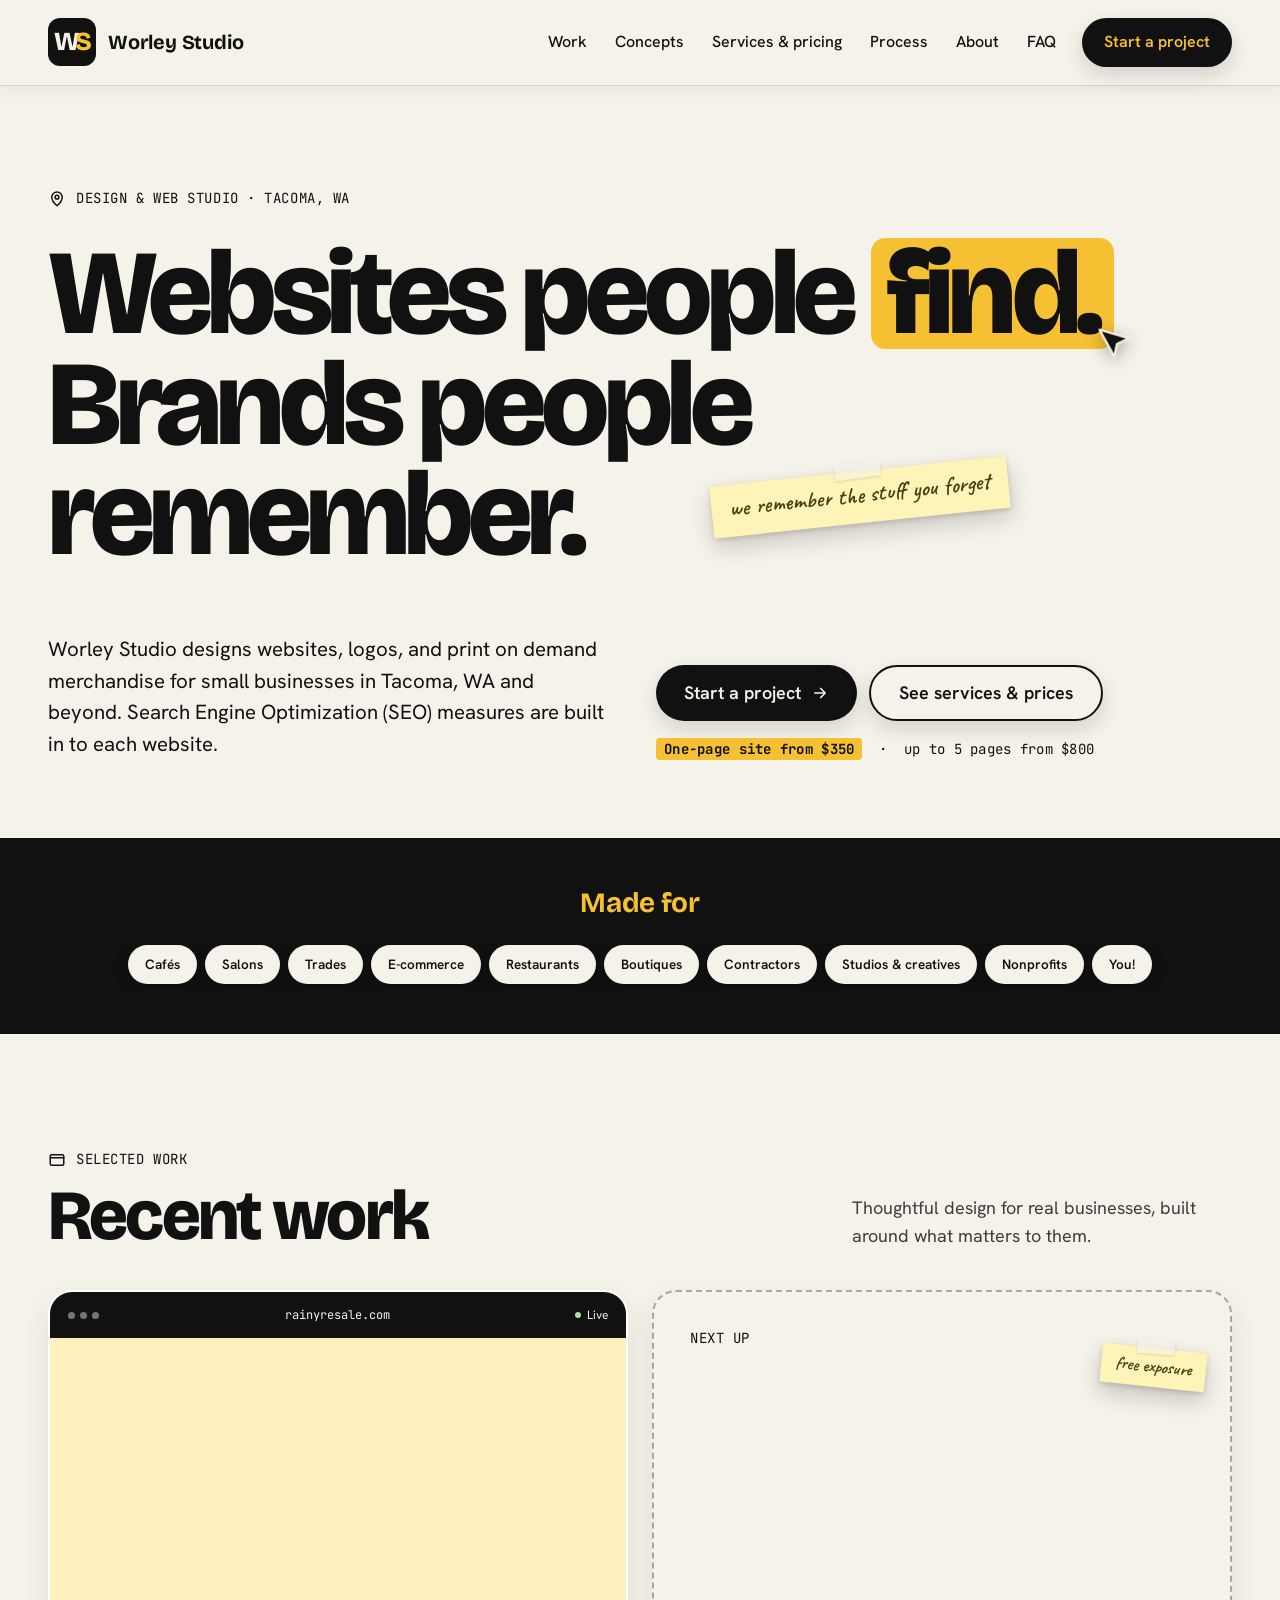
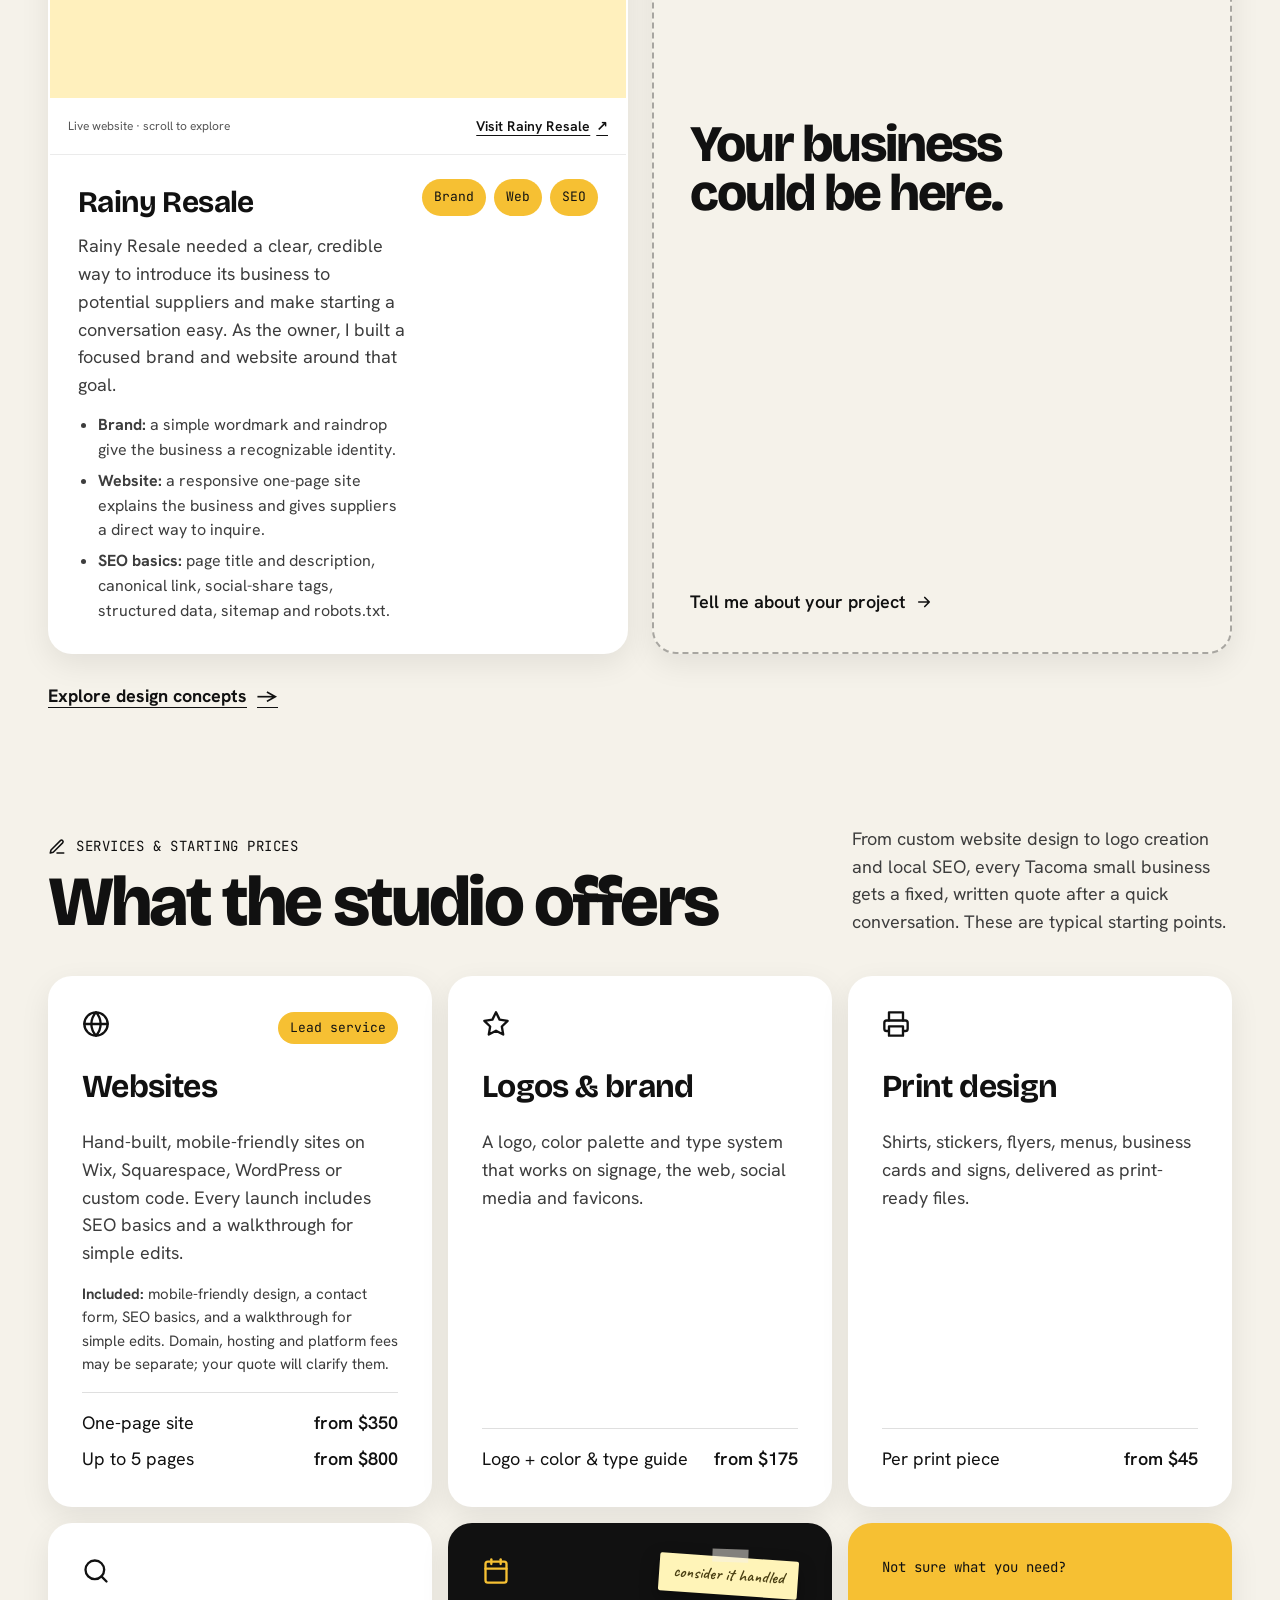
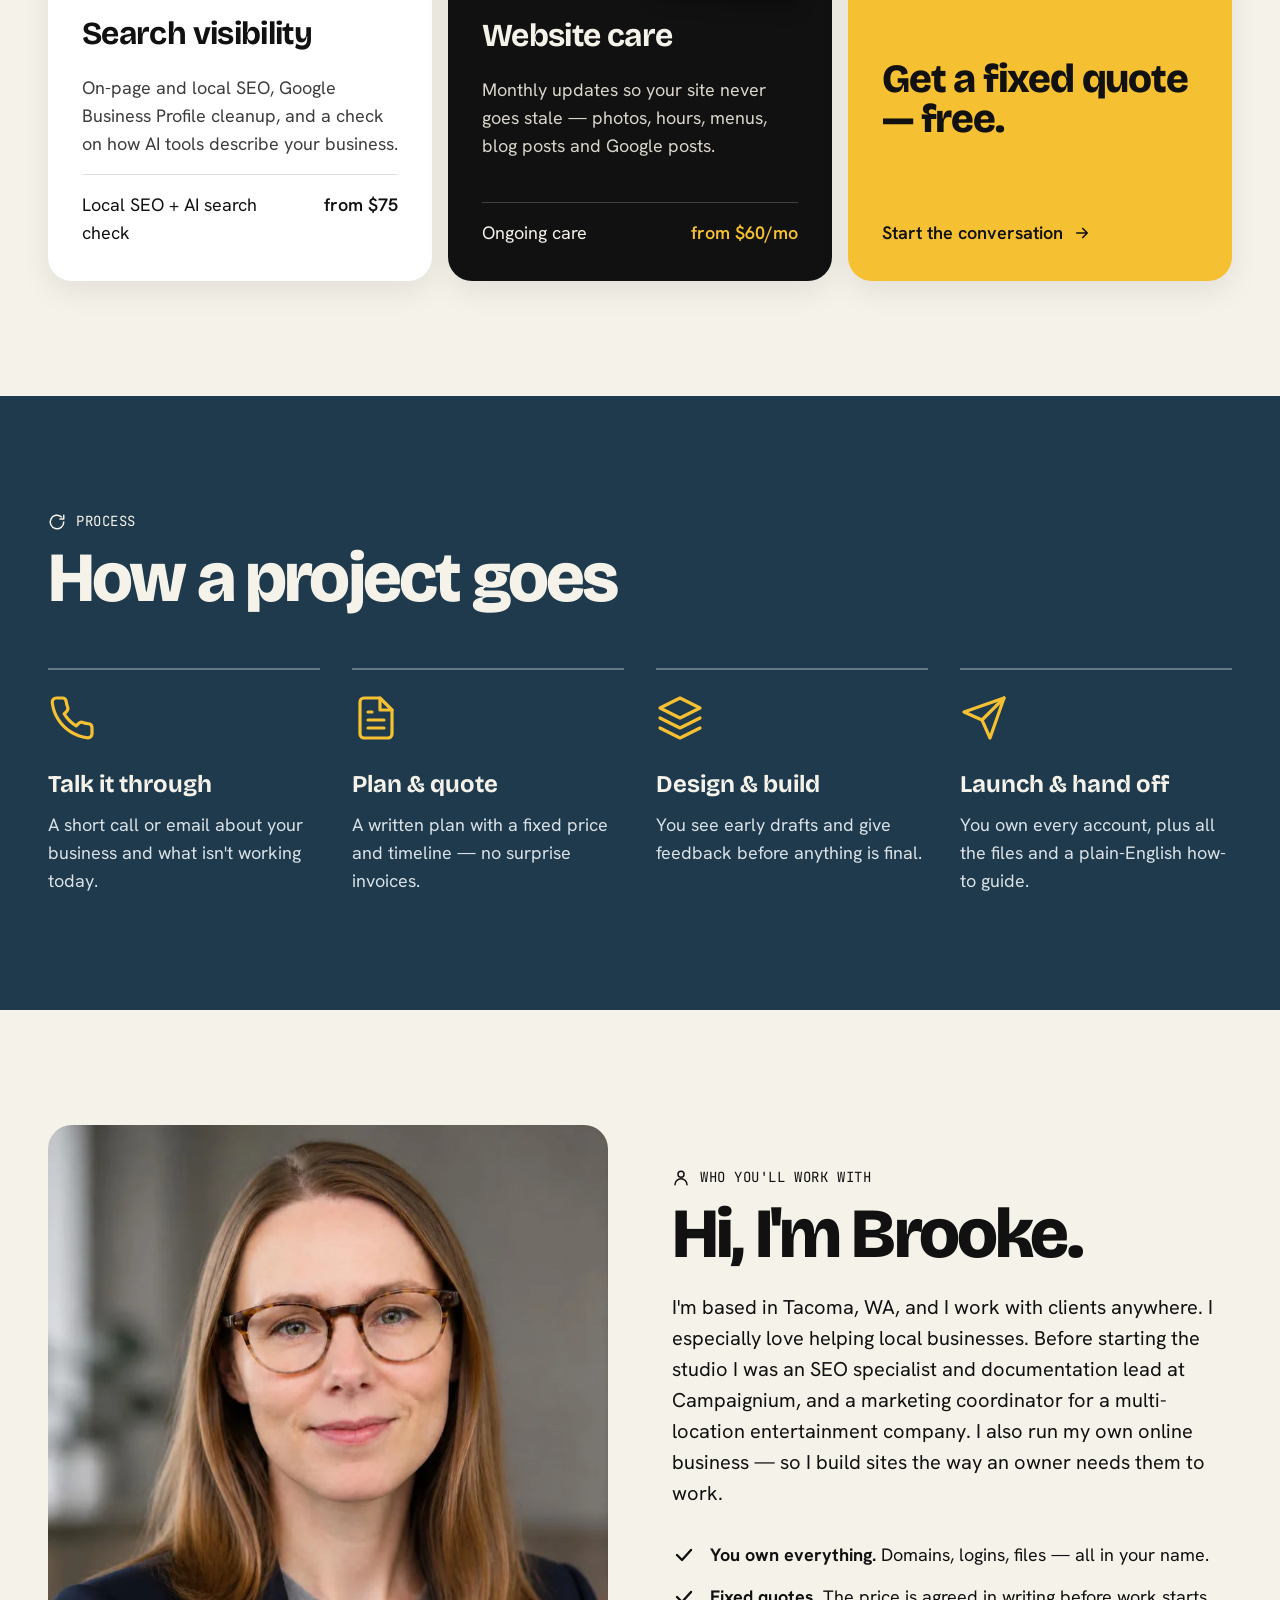
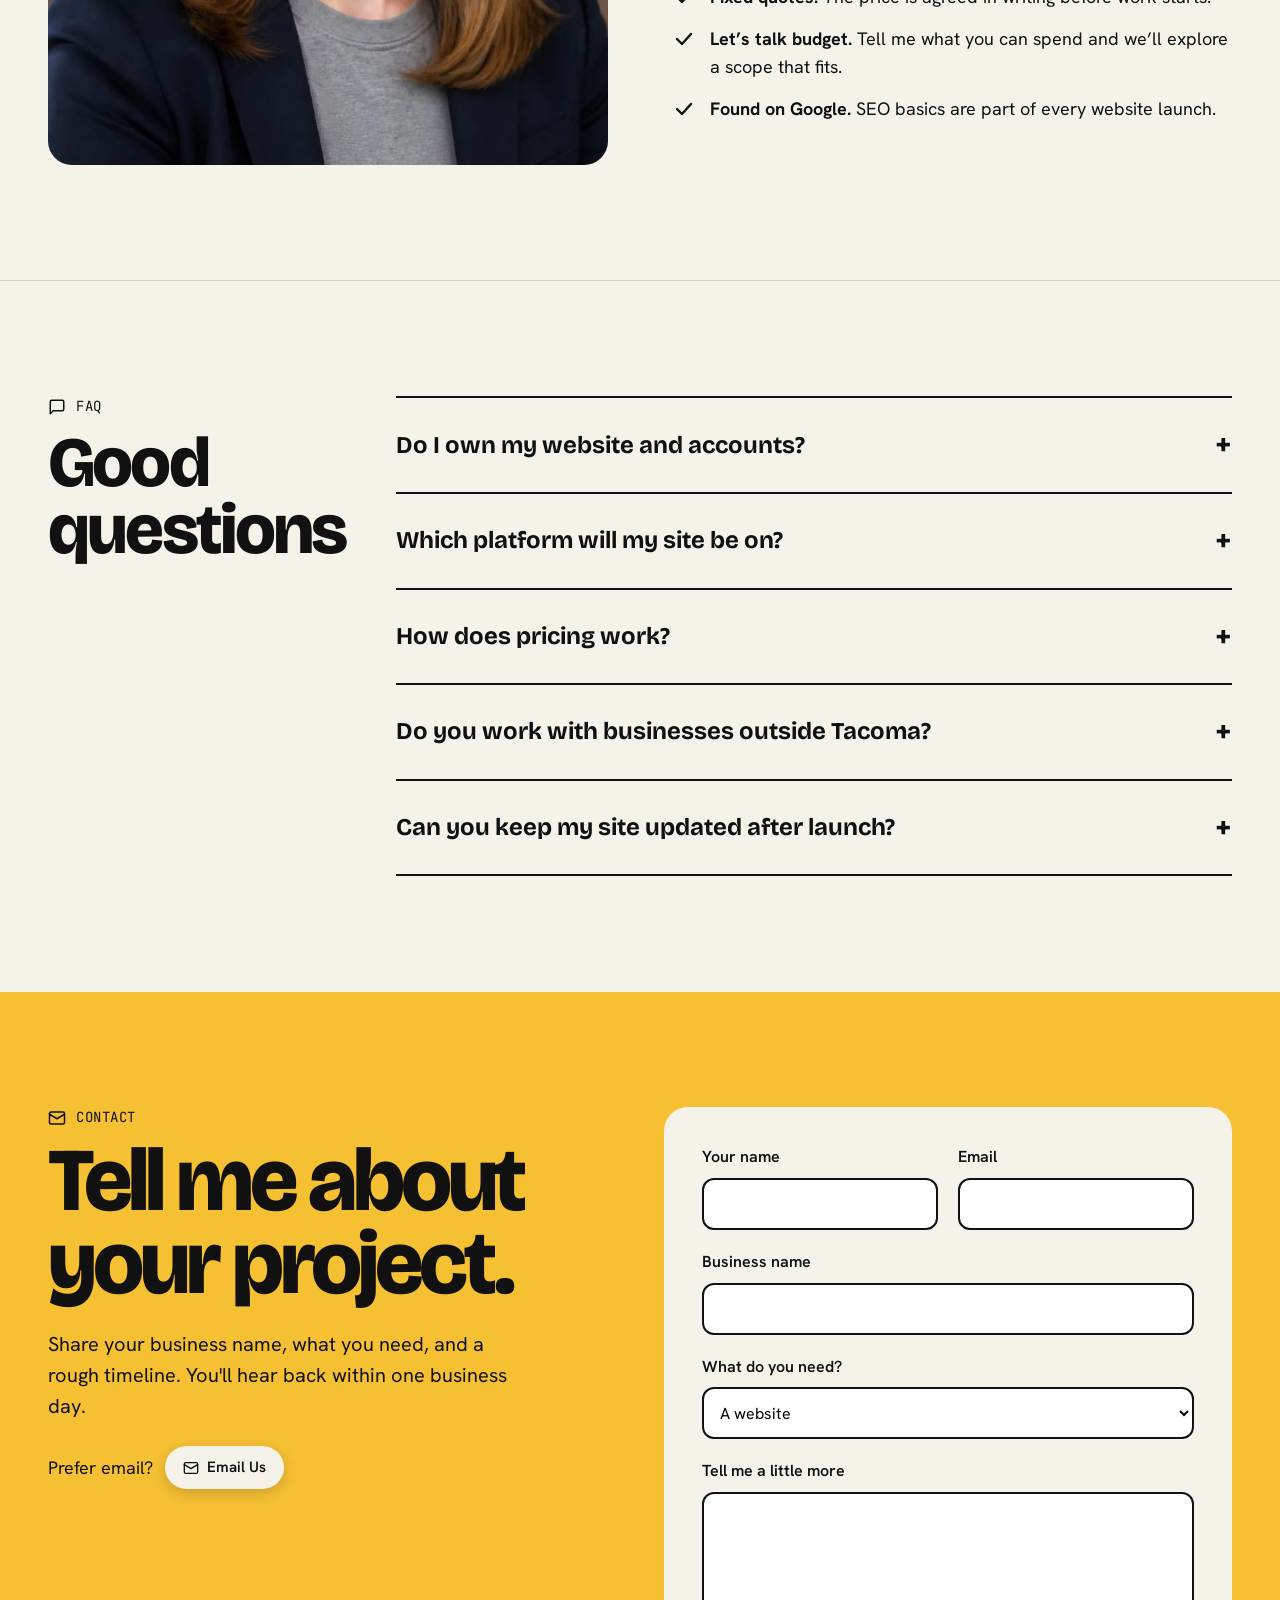
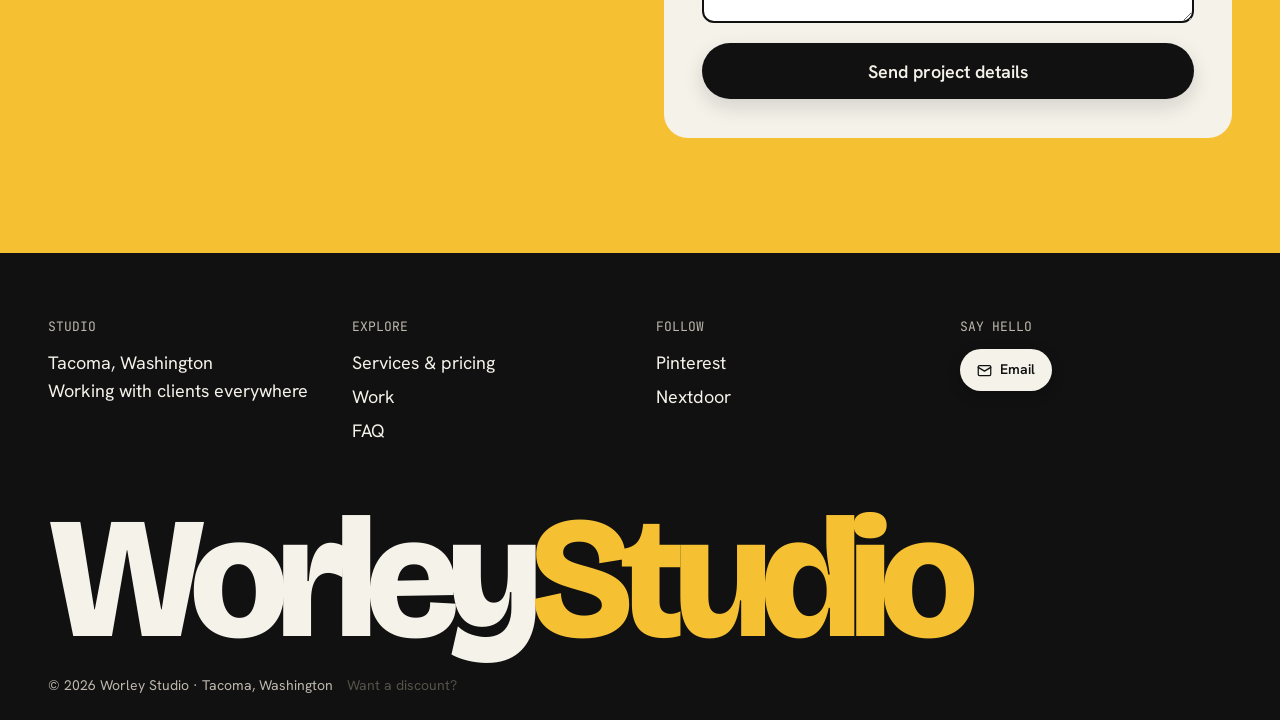
<file: index.html>
<!doctype html>
<html lang="en">
<head>
<meta charset="utf-8">
<meta name="viewport" content="width=device-width, initial-scale=1">
<title>Worley Studio | Websites, Logos and Print Design in Tacoma, WA</title>
<meta name="description" content="Tacoma, WA design and web studio. Worley Studio builds websites, logos, and print pieces for small businesses anywhere, and local businesses are always welcome.">
<meta property="og:title" content="Worley Studio | Websites, Logos and Print Design">
<meta property="og:description" content="Design and web studio in Tacoma, WA.">
<meta property="og:type" content="website">
<meta property="og:url" content="https://worleystudio.dev/">
<meta property="og:site_name" content="Worley Studio">
<meta property="og:image" content="https://worleystudio.dev/og-image.png">
<meta property="og:image:width" content="1200">
<meta property="og:image:height" content="630">
<meta property="og:image:alt" content="Worley Studio: websites people find, brands people remember">
<meta name="twitter:card" content="summary_large_image">
<meta name="twitter:title" content="Worley Studio | Websites, Logos and Print Design">
<meta name="twitter:description" content="Design and web studio in Tacoma, WA.">
<meta name="twitter:image" content="https://worleystudio.dev/og-image.png">
<meta name="theme-color" content="#000000">
  <meta name="p:domain_verify" content="5810b5b3f95e5ccc661f1df0ec913d25"/>
  <!-- Google tag (gtag.js) -->
  <script async src="https://www.googletagmanager.com/gtag/js?id=G-LYLKKXMX6W"></script>
  <script>
    window.dataLayer = window.dataLayer || [];
    function gtag(){dataLayer.push(arguments);}
    gtag('js', new Date());
    gtag('config', 'G-LYLKKXMX6W');
  </script>
  <link rel="canonical" href="https://worleystudio.dev/">
  <link rel="icon" href="/favicon.svg" type="image/svg+xml">
<link rel="preconnect" href="https://fonts.googleapis.com">
<link href="https://fonts.googleapis.com/css2?family=Bricolage+Grotesque:opsz,wght@12..96,500;12..96,700;12..96,800&family=Hanken+Grotesk:wght@400;500;600&family=JetBrains+Mono:wght@500&family=Caveat:wght@600;700&display=swap" rel="stylesheet">
<style>
* { box-sizing: border-box; }
html, body { margin: 0; padding: 0; }
body {
  margin: 0;
  background: #F5F2EA;
  font-family: 'Hanken Grotesk', system-ui, sans-serif;
  color: #111111;
  font-size: 18px;
  line-height: 1.55;
}
a { color: #111111; text-decoration: none; }
a:hover { color: #5a4300; }
header { box-shadow: 0 4px 18px rgba(17,17,17,0.06); }
.ws-btn { box-shadow: 0 8px 20px rgba(17,17,17,0.14); }
.ws-btn:hover { transform: translateY(-2px); box-shadow: 0 12px 26px rgba(17,17,17,0.2); }
.ws-card { box-shadow: 0 10px 30px rgba(17,17,17,0.08); transition: border-color .2s, box-shadow .2s, transform .2s; }
.ws-card:hover { border-color: #111111; box-shadow: 0 18px 40px rgba(17,17,17,0.16); transform: translateY(-4px); }
.ws-pill { box-shadow: 0 4px 14px rgba(0,0,0,0.22); transition: transform .2s, background .2s, box-shadow .2s; }
.ws-pill:hover { transform: translateY(-2px); background: #F6C033; color: #111111; box-shadow: 0 8px 20px rgba(0,0,0,0.3); }
.ws-contact-form { box-shadow: 0 16px 48px rgba(17,17,17,0.12); }
.ws-hero-note { position: absolute; top: 78%; left: min(760px, 56%); transform: translateY(-50%) rotate(-6deg); }
@media (max-width: 760px) {
  .ws-hero-note { position: static; display: inline-block; margin: 18px 0 0; transform: rotate(-4deg); }
}
.ws-card-note { position: absolute; top: 56px; right: 24px; transform: rotate(6deg); }
@media (max-width: 760px) {
  .ws-card-note { position: static; display: inline-block; margin: 0 0 12px; transform: rotate(-3deg); }
}
.ws-pill-contact { box-shadow: 0 4px 14px rgba(17,17,17,0.18); transition: transform .2s, background .2s, color .2s; }
.ws-pill-contact:hover { transform: translateY(-2px); background: #111111; color: #F5F2EA; }
/* Mobile navigation: 3-bar menu button */
.ws-menu-toggle { display: none; width: 48px; height: 48px; padding: 0; border: 0; border-radius: 12px; background: #111111; cursor: pointer; flex-direction: column; align-items: center; justify-content: center; gap: 5px; }
.ws-menu-toggle .ws-bar { display: block; width: 22px; height: 2.5px; border-radius: 2px; background: #F6C033; transition: transform .2s, opacity .2s; }
.ws-menu-toggle[aria-expanded="true"] .ws-bar:nth-child(1) { transform: translateY(7.5px) rotate(45deg); }
.ws-menu-toggle[aria-expanded="true"] .ws-bar:nth-child(2) { opacity: 0; }
.ws-menu-toggle[aria-expanded="true"] .ws-bar:nth-child(3) { transform: translateY(-7.5px) rotate(-45deg); }
@media (max-width: 1000px) {
  .ws-menu-toggle { display: flex; }
  .ws-nav { display: none !important; width: 100%; flex-direction: column !important; align-items: stretch !important; gap: 0 !important; padding: 8px 0 4px; border-top: 1px solid #11111122; }
  .ws-nav.is-open { display: flex !important; }
  .ws-nav a { padding: 14px 6px !important; border-bottom: 1px solid #11111112; }
  .ws-nav a.ws-btn { margin: 14px 0 6px !important; text-align: center; border-bottom: 0; }
}
/* Mobile: wrap the "Made for" pills instead of scrolling, and drop card tags below the text */
@media (max-width: 760px) {
  .ws-madefor-scroll { overflow: visible !important; }
  .ws-madefor-list { flex-wrap: wrap !important; width: auto !important; max-width: 100%; justify-content: center; gap: 10px 8px !important; padding: 0 !important; }
  .ws-card-foot { flex-direction: column !important; align-items: flex-start !important; padding: 22px 22px 24px !important; }
  .ws-card-tags { flex-shrink: 1 !important; }
}
details summary { cursor: pointer; list-style: none; }
details summary::-webkit-details-marker { display: none; }
details[open] .ws-plus { transform: rotate(45deg); }
input:focus, textarea:focus, select:focus, a:focus-visible, button:focus-visible, summary:focus-visible {
  outline: 3px solid #111111;
  outline-offset: 3px;
}
/* A live desktop-sized site, scaled into the portfolio browser window. */
.ws-live-card { min-width: 0; }
.ws-live-card:hover { transform: none; }
.ws-browser-bar { display: flex; align-items: center; gap: 12px; padding: 14px 18px; background: #111111; color: #F5F2EA; font-size: 12px; }
.ws-browser-dots { display: flex; gap: 5px; }
.ws-browser-dots i { width: 7px; height: 7px; border-radius: 50%; background: #77746d; }
.ws-browser-address { flex: 1; min-width: 0; font-family: 'JetBrains Mono', monospace; text-align: center; }
.ws-live-label { display: inline-flex; align-items: center; gap: 6px; }
.ws-live-label > span { width: 6px; height: 6px; border-radius: 50%; background: #b5dca3; }
.ws-live-viewport { position: relative; aspect-ratio: 16 / 10; overflow: hidden; background: #fff0bd; }
.ws-live-viewport iframe { display: block; width: 100%; height: 100%; border: 0; transform-origin: top left; }
.ws-preview-footer { display: flex; flex-wrap: wrap; justify-content: space-between; align-items: center; gap: 8px 16px; padding: 12px 18px; border-bottom: 1px solid #11111115; font-size: 12px; color: #555; }
.ws-preview-footer a { display: inline-flex; align-items: center; gap: 6px; min-height: 32px; font-size: 14px; font-weight: 600; text-decoration: underline; text-underline-offset: 4px; }
.ws-sr-only { position: absolute; width: 1px; height: 1px; padding: 0; margin: -1px; overflow: hidden; clip-path: inset(50%); white-space: nowrap; border: 0; }
</style>
  <script type="application/ld+json">{"@context": "https://schema.org", "@graph": [{"@type": "ProfessionalService", "@id": "https://worleystudio.dev/#business", "name": "Worley Studio", "url": "https://worleystudio.dev/", "description": "Tacoma-based studio offering website design and development, logo design, print design, and search visibility for small businesses anywhere, with local businesses welcome.", "founder": {"@type": "Person", "name": "Brooke Worley"}, "email": "admin@worleystudio.dev", "image": "https://worleystudio.dev/og-image.png", "sameAs": ["https://www.pinterest.com/worleystudio/", "https://nextdoor.com/page/worley-studio-tacoma-wa/"], "areaServed": ["Tacoma, WA", "Pierce County, WA", "United States", "Worldwide"], "address": {"@type": "PostalAddress", "addressLocality": "Tacoma", "addressRegion": "WA", "addressCountry": "US"}, "contactPoint": [{"@type": "ContactPoint", "contactType": "new project inquiries", "email": "admin@worleystudio.dev", "availableLanguage": "English"}], "hasOfferCatalog": {"@type": "OfferCatalog", "name": "Worley Studio services (starting prices)", "itemListElement": [{"@type": "Offer", "name": "One-page website", "priceSpecification": {"@type": "PriceSpecification", "minPrice": 350, "priceCurrency": "USD"}, "itemOffered": {"@type": "Service", "name": "One-page website", "description": "Hand-built, mobile-friendly one-page site with a contact form and SEO basics."}}, {"@type": "Offer", "name": "Website up to 5 pages", "priceSpecification": {"@type": "PriceSpecification", "minPrice": 800, "priceCurrency": "USD"}, "itemOffered": {"@type": "Service", "name": "Website up to 5 pages", "description": "Mobile-friendly site of up to five pages with a contact form, SEO basics and a walkthrough for simple edits."}}, {"@type": "Offer", "name": "Logo + color & type guide", "priceSpecification": {"@type": "PriceSpecification", "minPrice": 175, "priceCurrency": "USD"}, "itemOffered": {"@type": "Service", "name": "Logo + color & type guide", "description": "A logo, color palette and type system for signage, web, social media and favicons."}}, {"@type": "Offer", "name": "Print design", "priceSpecification": {"@type": "UnitPriceSpecification", "minPrice": 45, "priceCurrency": "USD", "unitText": "per print piece"}, "itemOffered": {"@type": "Service", "name": "Print design", "description": "Print-ready shirts, stickers, flyers, menus, business cards and signs, priced per piece."}}, {"@type": "Offer", "name": "Local SEO + AI search check", "priceSpecification": {"@type": "PriceSpecification", "minPrice": 75, "priceCurrency": "USD"}, "itemOffered": {"@type": "Service", "name": "Local SEO + AI search check", "description": "On-page and local SEO, Google Business Profile cleanup, and a check on how AI tools describe your business."}}, {"@type": "Offer", "name": "Website care", "priceSpecification": {"@type": "UnitPriceSpecification", "minPrice": 60, "priceCurrency": "USD", "unitText": "per month"}, "itemOffered": {"@type": "Service", "name": "Website care", "description": "Monthly updates for photos, hours, menus, blog posts and Google posts."}}]}}, {"@type": "WebSite", "@id": "https://worleystudio.dev/#website", "url": "https://worleystudio.dev/", "name": "Worley Studio", "publisher": {"@id": "https://worleystudio.dev/#business"}, "inLanguage": "en-US"}, {"@type": "WebPage", "@id": "https://worleystudio.dev/#webpage", "url": "https://worleystudio.dev/", "name": "Worley Studio | Websites, Logos and Print Design in Tacoma, WA", "isPartOf": {"@id": "https://worleystudio.dev/#website"}, "about": {"@id": "https://worleystudio.dev/#business"}, "inLanguage": "en-US"}, {"@type": "FAQPage", "@id": "https://worleystudio.dev/#faq", "url": "https://worleystudio.dev/#faq", "isPartOf": {"@id": "https://worleystudio.dev/#website"}, "mainEntity": [{"@type": "Question", "name": "Do I own my website and accounts?", "acceptedAnswer": {"@type": "Answer", "text": "Yes. Every account is set up in your name, and at launch you get all the files plus a how-to guide."}}, {"@type": "Question", "name": "Which platform will my site be on?", "acceptedAnswer": {"@type": "Answer", "text": "Your choice of Wix, Squarespace, WordPress or custom code. I'll recommend the one that fits how you want to make edits."}}, {"@type": "Question", "name": "How does pricing work?", "acceptedAnswer": {"@type": "Answer", "text": "After a short conversation you get a written plan with a fixed price and timeline. The prices above are starting points. Domain, hosting and platform fees may be separate; your quote will clarify those costs."}}, {"@type": "Question", "name": "Do you work with businesses outside Tacoma?", "acceptedAnswer": {"@type": "Answer", "text": "Yes. The studio is based in Tacoma and works with clients anywhere."}}, {"@type": "Question", "name": "Can you keep my site updated after launch?", "acceptedAnswer": {"@type": "Answer", "text": "Yes. Website care starts at $60/month and covers photos, hours, menus, blog posts and Google posts."}}]}]}</script>
</head>
<body>

<div style="font-family: 'Hanken Grotesk', system-ui, sans-serif; color: #111111; background: #F5F2EA; font-size: 18px; line-height: 1.55;">

  <!-- HEADER -->
  <header style="border-bottom: 1px solid #11111122;">
    <div class="ws-header-inner" style="max-width: 1320px; margin: 0 auto; padding: 18px clamp(16px, 4vw, 48px); display: flex; flex-wrap: wrap; align-items: center; justify-content: space-between; gap: 16px;">
      <a href="#top" aria-label="Worley Studio home" style="display: flex; align-items: center; gap: 12px; text-decoration: none; color: #111111;">
        <span aria-hidden="true" style="display: inline-flex; align-items: center; justify-content: center; width: 48px; height: 48px; border-radius: 12px; background: #111111; font-family: 'Bricolage Grotesque', sans-serif; font-weight: 800; font-size: 26px; letter-spacing: -0.06em;"><span style="color: #F5F2EA;">W</span><span style="color: #F6C033; margin-left: -4px;">S</span></span>
        <span style="font-family: 'Bricolage Grotesque', sans-serif; font-weight: 700; font-size: 20px; letter-spacing: -0.01em;">Worley Studio</span>
      </a>
      <button type="button" class="ws-menu-toggle" aria-label="Open menu" aria-expanded="false" aria-controls="site-nav">
        <span class="ws-bar"></span><span class="ws-bar"></span><span class="ws-bar"></span>
      </button>
      <nav id="site-nav" class="ws-nav" aria-label="Main" style="display: flex; flex-wrap: wrap; align-items: center; gap: 4px 8px; font-weight: 500; font-size: 16px;">
        <a href="#work" style="text-decoration: none; padding: 12px 10px;">Work</a>
        <a href="/concepts" style="text-decoration: none; padding: 12px 10px;">Concepts</a>
        <a href="#services" style="text-decoration: none; padding: 12px 10px;">Services &amp; pricing</a>
        <a href="#process" style="text-decoration: none; padding: 12px 10px;">Process</a>
        <a href="#about" style="text-decoration: none; padding: 12px 10px;">About</a>
        <a href="#faq" style="text-decoration: none; padding: 12px 10px;">FAQ</a>
        <a class="ws-btn" href="#contact" style="text-decoration: none; margin-left: 8px; padding: 12px 22px; border-radius: 999px; background: #111111; color: #F6C033; font-weight: 600; transition: transform .2s;">Start a project</a>
      </nav>
    </div>
  </header>

  <!-- HERO -->
  <section id="top" style="max-width: 1320px; margin: 0 auto; padding: clamp(48px, 8vw, 112px) clamp(16px, 4vw, 48px) clamp(40px, 6vw, 80px);">
    <p style="margin: 0 0 28px; display: flex; align-items: center; gap: 10px; font-family: 'JetBrains Mono', monospace; font-size: 14px; letter-spacing: 0.04em; text-transform: uppercase;"><svg aria-hidden="true" width="18" height="18" viewBox="0 0 24 24" fill="none" stroke="currentColor" stroke-width="2" stroke-linecap="round" stroke-linejoin="round"><path d="M12 21s7-6.1 7-11.5A7 7 0 0 0 5 9.5C5 14.9 12 21 12 21z"></path><circle cx="12" cy="9.5" r="2.5"></circle></svg>Design &amp; web studio · Tacoma, WA</p>
    <h1 style="position: relative; margin: 0; font-family: 'Bricolage Grotesque', sans-serif; font-weight: 800; font-size: clamp(52px, 9.4vw, 148px); line-height: 0.92; letter-spacing: -0.045em;">Websites people <span style="position: relative; display: inline-block; background: #F6C033; padding: 0 0.12em; border-radius: 0.12em;">find.<svg aria-hidden="true" width="40" height="40" viewBox="0 0 24 24" fill="#111111" stroke="#F5F2EA" stroke-width="1.3" stroke-linecap="round" stroke-linejoin="round" style="position: absolute; bottom: -14px; right: -22px; transform: rotate(-6deg); filter: drop-shadow(0 4px 8px rgba(0,0,0,0.35));"><path d="M3 3l7.07 16.97 2.51-7.39 7.39-2.51L3 3z"></path></svg></span><br>Brands people remember.<span class="ws-hero-note" style="display: inline-block; white-space: nowrap; background: #FFF4B8; color: #4a3f12; padding: 10px 18px 14px; border-radius: 2px; box-shadow: 0 10px 22px rgba(17,17,17,0.18), 0 2px 5px rgba(17,17,17,0.14); font-family: 'Caveat', cursive; font-weight: 600; font-size: clamp(18px, 1.8vw, 24px); line-height: 1.2; letter-spacing: normal;"><span aria-hidden="true" style="position: absolute; top: -9px; left: 50%; width: 46px; height: 16px; background: #F5F2EA; opacity: .55; transform: translateX(-50%) rotate(-2deg); box-shadow: 0 1px 3px rgba(0,0,0,.25);"></span>we remember the stuff you forget</span></h1>
    <div style="margin-top: clamp(36px, 5vw, 64px); display: grid; grid-template-columns: repeat(auto-fit, minmax(min(100%, 340px), 1fr)); gap: 32px; align-items: end;">
      <p style="margin: 0; font-size: clamp(19px, 1.6vw, 23px); max-width: 560px;">Worley Studio designs websites, logos, and print on demand merchandise for small businesses in Tacoma, WA and beyond. Search Engine Optimization (SEO) measures are built in to each website.</p>
      <div style="display: flex; flex-wrap: wrap; gap: 12px; justify-content: flex-start;">
        <a class="ws-btn" href="#contact" style="display: inline-flex; align-items: center; gap: 10px; min-height: 56px; padding: 0 28px; border-radius: 999px; background: #111111; color: #F5F2EA; text-decoration: none; font-weight: 600; transition: transform .2s;">Start a project <svg aria-hidden="true" width="18" height="18" viewBox="0 0 24 24" fill="none" stroke="currentColor" stroke-width="2.2" stroke-linecap="round" stroke-linejoin="round"><path d="M5 12h14M13 6l6 6-6 6"></path></svg></a>
        <a class="ws-btn" href="#services" style="display: inline-flex; align-items: center; min-height: 56px; padding: 0 28px; border-radius: 999px; border: 2px solid #111111; text-decoration: none; font-weight: 600; transition: transform .2s;">See services &amp; prices</a>
        <p style="flex-basis: 100%; margin: 6px 0 0; font-family: 'JetBrains Mono', monospace; font-size: 14px; letter-spacing: 0.02em;"><strong style="background: #F6C033; padding: 2px 8px; border-radius: 4px;">One-page site from $350</strong> &nbsp;·&nbsp; up to 5 pages from $800</p>
      </div>
    </div>
  </section>

  <!-- WHO IT'S FOR -->
  <div style="background: #111111; color: #F5F2EA; padding: clamp(32px, 4vw, 44px) clamp(16px, 4vw, 48px);">
    <div style="max-width: 1320px; margin: 0 auto; display: flex; flex-direction: column; align-items: center; gap: 18px; text-align: center;">
      <span style="font-family: 'Bricolage Grotesque', sans-serif; font-weight: 700; font-size: clamp(20px, 2.6vw, 28px); letter-spacing: -0.01em; color: #F6C033;">Made for</span>
      <div class="ws-madefor-scroll" style="width: 100%; overflow-x: auto; -webkit-overflow-scrolling: touch; scrollbar-width: thin;"><div class="ws-madefor-list" style="display: flex; flex-wrap: nowrap; justify-content: center; gap: 8px; width: max-content; margin: 0 auto; padding: 2px 2px 6px;">
        <a href="#work" class="ws-pill" style="text-decoration: none; color: #111111; background: #F5F2EA; border: 1.5px solid transparent; border-radius: 999px; padding: 8px 16px; font-weight: 600; font-size: 13.5px; white-space: nowrap;">Cafés</a>
        <a href="#work" class="ws-pill" style="text-decoration: none; color: #111111; background: #F5F2EA; border: 1.5px solid transparent; border-radius: 999px; padding: 8px 16px; font-weight: 600; font-size: 13.5px; white-space: nowrap;">Salons</a>
        <a href="#work" class="ws-pill" style="text-decoration: none; color: #111111; background: #F5F2EA; border: 1.5px solid transparent; border-radius: 999px; padding: 8px 16px; font-weight: 600; font-size: 13.5px; white-space: nowrap;">Trades</a>
        <a href="#work" class="ws-pill" style="text-decoration: none; color: #111111; background: #F5F2EA; border: 1.5px solid transparent; border-radius: 999px; padding: 8px 16px; font-weight: 600; font-size: 13.5px; white-space: nowrap;">E-commerce</a>
        <a href="#work" class="ws-pill" style="text-decoration: none; color: #111111; background: #F5F2EA; border: 1.5px solid transparent; border-radius: 999px; padding: 8px 16px; font-weight: 600; font-size: 13.5px; white-space: nowrap;">Restaurants</a>
        <a href="#work" class="ws-pill" style="text-decoration: none; color: #111111; background: #F5F2EA; border: 1.5px solid transparent; border-radius: 999px; padding: 8px 16px; font-weight: 600; font-size: 13.5px; white-space: nowrap;">Boutiques</a>
        <a href="#work" class="ws-pill" style="text-decoration: none; color: #111111; background: #F5F2EA; border: 1.5px solid transparent; border-radius: 999px; padding: 8px 16px; font-weight: 600; font-size: 13.5px; white-space: nowrap;">Contractors</a>
        <a href="#work" class="ws-pill" style="text-decoration: none; color: #111111; background: #F5F2EA; border: 1.5px solid transparent; border-radius: 999px; padding: 8px 16px; font-weight: 600; font-size: 13.5px; white-space: nowrap;">Studios &amp; creatives</a>
        <a href="#work" class="ws-pill" style="text-decoration: none; color: #111111; background: #F5F2EA; border: 1.5px solid transparent; border-radius: 999px; padding: 8px 16px; font-weight: 600; font-size: 13.5px; white-space: nowrap;">Nonprofits</a>
        <a href="#work" class="ws-pill" style="text-decoration: none; color: #111111; background: #F5F2EA; border: 1.5px solid transparent; border-radius: 999px; padding: 8px 16px; font-weight: 600; font-size: 13.5px; white-space: nowrap;">You!</a>
      </div></div>
    </div>
  </div>

  <!-- WORK -->
  <section id="work" style="max-width: 1320px; margin: 0 auto; padding: clamp(64px, 9vw, 128px) clamp(16px, 4vw, 48px) 0;">
    <div style="display: flex; flex-wrap: wrap; justify-content: space-between; align-items: end; gap: 16px; margin-bottom: 40px;">
      <div>
        <p style="margin: 0 0 12px; display: flex; align-items: center; gap: 10px; font-family: 'JetBrains Mono', monospace; font-size: 14px; text-transform: uppercase; letter-spacing: 0.04em;"><svg aria-hidden="true" width="18" height="18" viewBox="0 0 24 24" fill="none" stroke="currentColor" stroke-width="2" stroke-linecap="round" stroke-linejoin="round"><rect x="3" y="5" width="18" height="14" rx="2"></rect><path d="M3 9h18"></path></svg>Selected work</p>
        <h2 style="margin: 0; font-family: 'Bricolage Grotesque', sans-serif; font-weight: 800; font-size: clamp(40px, 5.5vw, 80px); line-height: 0.95; letter-spacing: -0.04em;">Recent work</h2>
      </div>
      <p style="margin: 0; max-width: 380px; color: #3d3d3d;">Thoughtful design for real businesses, built around what matters to them.</p>
    </div>
    <div style="display: grid; grid-template-columns: repeat(auto-fit, minmax(min(100%, 420px), 1fr)); gap: 24px;">
      <article class="ws-card ws-live-card" style="grid-column: span 1; display: flex; flex-direction: column; text-decoration: none; color: #111111; border: 2px solid transparent; border-radius: 24px; overflow: hidden; background: #ffffff; transition: border-color .2s;">
        <div class="ws-browser-bar">
          <span class="ws-browser-dots" aria-hidden="true"><i></i><i></i><i></i></span>
          <span class="ws-browser-address">rainyresale.com</span>
          <span class="ws-live-label"><span aria-hidden="true"></span>Live</span>
        </div>
        <div class="ws-live-viewport">
          <iframe src="https://rainyresale.com/" title="Rainy Resale — live website preview" loading="lazy" referrerpolicy="strict-origin-when-cross-origin" sandbox="allow-scripts allow-same-origin allow-forms allow-popups allow-popups-to-escape-sandbox"></iframe>
        </div>
        <div class="ws-preview-footer"><span>Live website · scroll to explore</span><a href="https://rainyresale.com/" target="_blank" rel="noopener noreferrer">Visit Rainy Resale <span aria-hidden="true">↗</span><span class="ws-sr-only"> (opens in a new tab)</span></a></div>
        <div class="ws-card-foot" style="padding: 24px 28px 28px; display: flex; justify-content: space-between; align-items: start; gap: 16px;">
          <div>
            <h3 style="margin: 0 0 6px; font-family: 'Bricolage Grotesque', sans-serif; font-weight: 700; font-size: 30px; letter-spacing: -0.02em;">Rainy Resale</h3>
            <p style="margin: 0 0 14px; color: #3d3d3d;">Rainy Resale needed a clear, credible way to introduce its business to potential suppliers and make starting a conversation easy. As the owner, I built a focused brand and website around that goal.</p>
            <ul style="margin: 0; padding: 0 0 0 20px; color: #3d3d3d; display: grid; gap: 6px; font-size: 16px;">
              <li><strong>Brand:</strong> a simple wordmark and raindrop give the business a recognizable identity.</li>
              <li><strong>Website:</strong> a responsive one-page site explains the business and gives suppliers a direct way to inquire.</li>
              <li><strong>SEO basics:</strong> page title and description, canonical link, social-share tags, structured data, sitemap and robots.txt.</li>
            </ul>
            <!-- BROOKE: slot for a real before/after result. Hidden from visitors. To use it, delete the word "hidden" below and replace the text with a real, verifiable result (for example a measured number and the date). Do not publish anything you cannot back up. -->
            <p id="case-study-result" hidden style="margin: 14px 0 0; color: #111111; font-weight: 600;">RESULT GOES HERE (real before/after only)</p>
          </div>
          <div class="ws-card-tags" style="display: flex; flex-wrap: wrap; gap: 8px; flex-shrink: 0;"><span style="font-family: 'JetBrains Mono', monospace; font-size: 13px; padding: 8px 12px; border-radius: 999px; background: #F6C033;">Brand</span><span style="font-family: 'JetBrains Mono', monospace; font-size: 13px; padding: 8px 12px; border-radius: 999px; background: #F6C033;">Web</span><span style="font-family: 'JetBrains Mono', monospace; font-size: 13px; padding: 8px 12px; border-radius: 999px; background: #F6C033;">SEO</span></div>
        </div>
      </article>
      <a href="#contact" class="ws-card" style="position: relative; display: flex; flex-direction: column; justify-content: space-between; gap: 32px; text-decoration: none; color: #111111; border: 2px dashed #11111155; border-radius: 24px; padding: 36px; min-height: 360px; transition: border-color .2s;">
        <span style="font-family: 'JetBrains Mono', monospace; font-size: 14px; text-transform: uppercase; letter-spacing: 0.04em;">Next up</span>
        <span class="ws-card-note" style="display: inline-block; background: #FFF4B8; color: #4a3f12; padding: 8px 14px 10px; border-radius: 2px; box-shadow: 0 10px 22px rgba(17,17,17,0.2), 0 2px 5px rgba(17,17,17,0.15); font-family: 'Caveat', cursive; font-weight: 600; font-size: 18px; line-height: 1.15; letter-spacing: normal;"><span aria-hidden="true" style="position: absolute; top: -8px; left: 50%; width: 38px; height: 14px; background: #F5F2EA; opacity: .55; transform: translateX(-50%) rotate(-2deg); box-shadow: 0 1px 3px rgba(0,0,0,.25);"></span>free exposure</span>
        <span style="font-family: 'Bricolage Grotesque', sans-serif; font-weight: 800; font-size: clamp(36px, 4vw, 60px); line-height: 0.95; letter-spacing: -0.04em;">Your business<br>could be here.</span>
        <span style="display: inline-flex; align-items: center; gap: 10px; font-weight: 600;">Tell me about your project <svg aria-hidden="true" width="18" height="18" viewBox="0 0 24 24" fill="none" stroke="currentColor" stroke-width="2.2" stroke-linecap="round" stroke-linejoin="round"><path d="M5 12h14M13 6l6 6-6 6"></path></svg></span>
      </a>
    </div>
    <p style="margin: 28px 0 0;"><a href="/concepts" style="display: inline-flex; align-items: center; gap: 10px; font-weight: 700; text-decoration: underline; text-underline-offset: 5px;">Explore design concepts <span aria-hidden="true">→</span></a></p>
  </section>

  <!-- SERVICES & PRICING -->
  <section id="services" style="max-width: 1320px; margin: 0 auto; padding: clamp(64px, 9vw, 128px) clamp(16px, 4vw, 48px);">
    <div style="display: flex; flex-wrap: wrap; justify-content: space-between; align-items: end; gap: 16px; margin-bottom: 40px;">
      <div>
        <p style="margin: 0 0 12px; display: flex; align-items: center; gap: 10px; font-family: 'JetBrains Mono', monospace; font-size: 14px; text-transform: uppercase; letter-spacing: 0.04em;"><svg aria-hidden="true" width="18" height="18" viewBox="0 0 24 24" fill="none" stroke="currentColor" stroke-width="2" stroke-linecap="round" stroke-linejoin="round"><path d="M12 20h9"></path><path d="M16.5 3.5a2.1 2.1 0 0 1 3 3L7 19l-4 1 1-4 12.5-12.5z"></path></svg>Services &amp; starting prices</p>
        <h2 style="margin: 0; font-family: 'Bricolage Grotesque', sans-serif; font-weight: 800; font-size: clamp(40px, 5.5vw, 80px); line-height: 0.95; letter-spacing: -0.04em;">What the studio offers</h2>
      </div>
      <p style="margin: 0; max-width: 380px; color: #3d3d3d;">From custom website design to logo creation and local SEO, every Tacoma small business gets a fixed, written quote after a quick conversation. These are typical starting points.</p>
    </div>
    <div style="display: grid; grid-template-columns: repeat(auto-fit, minmax(min(100%, 300px), 1fr)); gap: 16px;">

      <article class="ws-card" style="background: #ffffff; border: 2px solid transparent; border-radius: 24px; padding: 32px; display: flex; flex-direction: column; gap: 16px; transition: border-color .2s;">
        <div style="display: flex; justify-content: space-between; align-items: center;"><span style="color: #111111;"><svg aria-hidden="true" width="28" height="28" viewBox="0 0 24 24" fill="none" stroke="currentColor" stroke-width="2" stroke-linecap="round" stroke-linejoin="round"><circle cx="12" cy="12" r="10"></circle><line x1="2" y1="12" x2="22" y2="12"></line><path d="M12 2a15.3 15.3 0 0 1 4 10 15.3 15.3 0 0 1-4 10 15.3 15.3 0 0 1-4-10 15.3 15.3 0 0 1 4-10z"></path></svg></span><span style="font-family: 'JetBrains Mono', monospace; font-size: 13px; padding: 6px 12px; border-radius: 999px; background: #F6C033;">Lead service</span></div>
        <h3 style="margin: 0; font-family: 'Bricolage Grotesque', sans-serif; font-weight: 700; font-size: 32px; letter-spacing: -0.02em;">Websites</h3>
        <p style="margin: 0; color: #3d3d3d;">Hand-built, mobile-friendly sites on Wix, Squarespace, WordPress or custom code. Every launch includes SEO basics and a walkthrough for simple edits.</p>
        <p style="margin: 0; color: #3d3d3d; font-size: 15px;"><strong>Included:</strong> mobile-friendly design, a contact form, SEO basics, and a walkthrough for simple edits. Domain, hosting and platform fees may be separate; your quote will clarify them.</p>
        <dl style="margin: auto 0 0; padding-top: 16px; border-top: 1px solid #11111122; display: grid; grid-template-columns: 1fr auto; gap: 8px 16px;">
          <dt>One-page site</dt><dd style="margin: 0; font-weight: 600;">from $350</dd>
          <dt>Up to 5 pages</dt><dd style="margin: 0; font-weight: 600;">from $800</dd>
        </dl>
      </article>

      <article class="ws-card" style="background: #ffffff; border: 2px solid transparent; border-radius: 24px; padding: 32px; display: flex; flex-direction: column; gap: 16px; transition: border-color .2s;">
        <span style="color: #111111;"><svg aria-hidden="true" width="28" height="28" viewBox="0 0 24 24" fill="none" stroke="currentColor" stroke-width="2" stroke-linecap="round" stroke-linejoin="round"><polygon points="12 2 15.09 8.26 22 9.27 17 14.14 18.18 21.02 12 17.77 5.82 21.02 7 14.14 2 9.27 8.91 8.26 12 2"></polygon></svg></span>
        <h3 style="margin: 0; font-family: 'Bricolage Grotesque', sans-serif; font-weight: 700; font-size: 32px; letter-spacing: -0.02em;">Logos &amp; brand</h3>
        <p style="margin: 0; color: #3d3d3d;">A logo, color palette and type system that works on signage, the web, social media and favicons.</p>
        <dl style="margin: auto 0 0; padding-top: 16px; border-top: 1px solid #11111122; display: grid; grid-template-columns: 1fr auto; gap: 8px 16px;">
          <dt>Logo + color &amp; type guide</dt><dd style="margin: 0; font-weight: 600;">from $175</dd>
        </dl>
      </article>

      <article class="ws-card" style="background: #ffffff; border: 2px solid transparent; border-radius: 24px; padding: 32px; display: flex; flex-direction: column; gap: 16px; transition: border-color .2s;">
        <span style="color: #111111;"><svg aria-hidden="true" width="28" height="28" viewBox="0 0 24 24" fill="none" stroke="currentColor" stroke-width="2" stroke-linecap="round" stroke-linejoin="round"><polyline points="6 9 6 2 18 2 18 9"></polyline><path d="M6 18H4a2 2 0 0 1-2-2v-5a2 2 0 0 1 2-2h16a2 2 0 0 1 2 2v5a2 2 0 0 1-2 2h-2"></path><rect x="6" y="14" width="12" height="8"></rect></svg></span>
        <h3 style="margin: 0; font-family: 'Bricolage Grotesque', sans-serif; font-weight: 700; font-size: 32px; letter-spacing: -0.02em;">Print design</h3>
        <p style="margin: 0; color: #3d3d3d;">Shirts, stickers, flyers, menus, business cards and signs, delivered as print-ready files.</p>
        <dl style="margin: auto 0 0; padding-top: 16px; border-top: 1px solid #11111122; display: grid; grid-template-columns: 1fr auto; gap: 8px 16px;">
          <dt>Per print piece</dt><dd style="margin: 0; font-weight: 600;">from $45</dd>
        </dl>
      </article>

      <article class="ws-card" style="background: #ffffff; border: 2px solid transparent; border-radius: 24px; padding: 32px; display: flex; flex-direction: column; gap: 16px; transition: border-color .2s;">
        <span style="color: #111111;"><svg aria-hidden="true" width="28" height="28" viewBox="0 0 24 24" fill="none" stroke="currentColor" stroke-width="2" stroke-linecap="round" stroke-linejoin="round"><circle cx="11" cy="11" r="8"></circle><line x1="21" y1="21" x2="16.65" y2="16.65"></line></svg></span>
        <h3 style="margin: 0; font-family: 'Bricolage Grotesque', sans-serif; font-weight: 700; font-size: 32px; letter-spacing: -0.02em;">Search visibility</h3>
        <p style="margin: 0; color: #3d3d3d;">On-page and local SEO, Google Business Profile cleanup, and a check on how AI tools describe your business.</p>
        <dl style="margin: auto 0 0; padding-top: 16px; border-top: 1px solid #11111122; display: grid; grid-template-columns: 1fr auto; gap: 8px 16px;">
          <dt>Local SEO + AI search check</dt><dd style="margin: 0; font-weight: 600;">from $75</dd>
        </dl>
      </article>

      <article class="ws-card" style="background: #111111; color: #F5F2EA; border: 2px solid transparent; border-radius: 24px; padding: 32px; display: flex; flex-direction: column; gap: 16px; transition: border-color .2s;">
        <div style="display: flex; justify-content: space-between; align-items: flex-start; gap: 12px;">
          <span style="color: #F6C033;"><svg aria-hidden="true" width="28" height="28" viewBox="0 0 24 24" fill="none" stroke="currentColor" stroke-width="2" stroke-linecap="round" stroke-linejoin="round"><rect x="3" y="4" width="18" height="18" rx="2" ry="2"></rect><line x1="16" y1="2" x2="16" y2="6"></line><line x1="8" y1="2" x2="8" y2="6"></line><line x1="3" y1="10" x2="21" y2="10"></line></svg></span>
          <span style="display: inline-block; position: relative; background: #FFF4B8; color: #4a3f12; padding: 8px 14px 10px; border-radius: 2px; box-shadow: 0 8px 18px rgba(0,0,0,0.35); transform: rotate(4deg); font-family: 'Caveat', cursive; font-weight: 600; font-size: 17px; line-height: 1.15;"><span aria-hidden="true" style="position: absolute; top: -8px; left: 50%; width: 36px; height: 13px; background: #F5F2EA; opacity: .5; transform: translateX(-50%) rotate(-2deg);"></span>consider it handled</span>
        </div>
        <h3 style="margin: 0; font-family: 'Bricolage Grotesque', sans-serif; font-weight: 700; font-size: 32px; letter-spacing: -0.02em;">Website care</h3>
        <p style="margin: 0; color: #d9d5cb;">Monthly updates so your site never goes stale — photos, hours, menus, blog posts and Google posts.</p>
        <dl style="margin: auto 0 0; padding-top: 16px; border-top: 1px solid #F5F2EA33; display: grid; grid-template-columns: 1fr auto; gap: 8px 16px;">
          <dt>Ongoing care</dt><dd style="margin: 0; font-weight: 600; color: #F6C033;">from $60/mo</dd>
        </dl>
      </article>

      <a href="#contact" class="ws-card" style="background: #F6C033; color: #111111; text-decoration: none; border: 2px solid transparent; border-radius: 24px; padding: 32px; display: flex; flex-direction: column; justify-content: space-between; gap: 24px; transition: border-color .2s;">
        <span style="font-family: 'JetBrains Mono', monospace; font-size: 14px;">Not sure what you need?</span>
        <span style="font-family: 'Bricolage Grotesque', sans-serif; font-weight: 800; font-size: 40px; line-height: 1; letter-spacing: -0.03em;">Get a fixed quote — free.</span>
        <span style="display: inline-flex; align-items: center; gap: 10px; font-weight: 600;">Start the conversation <svg aria-hidden="true" width="18" height="18" viewBox="0 0 24 24" fill="none" stroke="currentColor" stroke-width="2.2" stroke-linecap="round" stroke-linejoin="round"><path d="M5 12h14M13 6l6 6-6 6"></path></svg></span>
      </a>
    </div>
  </section>

  <!-- PROCESS -->
  <section id="process" style="background: #1E3A4C; color: #F5F2EA;">
    <div style="max-width: 1320px; margin: 0 auto; padding: clamp(64px, 9vw, 128px) clamp(16px, 4vw, 48px);">
      <p style="margin: 0 0 12px; display: flex; align-items: center; gap: 10px; font-family: 'JetBrains Mono', monospace; font-size: 14px; text-transform: uppercase; letter-spacing: 0.04em;"><svg aria-hidden="true" width="18" height="18" viewBox="0 0 24 24" fill="none" stroke="currentColor" stroke-width="2" stroke-linecap="round" stroke-linejoin="round"><path d="M21 12a9 9 0 1 1-3-6.7"></path><path d="M21 3v5h-5"></path></svg>Process</p>
      <h2 style="margin: 0 0 56px; font-family: 'Bricolage Grotesque', sans-serif; font-weight: 800; font-size: clamp(40px, 5.5vw, 80px); line-height: 0.95; letter-spacing: -0.04em;">How a project goes</h2>
      <ol style="list-style: none; margin: 0; padding: 0; display: grid; grid-template-columns: repeat(auto-fit, minmax(min(100%, 250px), 1fr)); gap: 32px;">
        <li style="border-top: 2px solid #F5F2EA55; padding-top: 24px;">
          <span style="display: block;"><svg aria-hidden="true" width="48" height="48" viewBox="0 0 24 24" fill="none" stroke="#F6C033" stroke-width="1.6" stroke-linecap="round" stroke-linejoin="round"><path d="M22 16.92v3a2 2 0 0 1-2.18 2 19.79 19.79 0 0 1-8.63-3.07 19.5 19.5 0 0 1-6-6 19.79 19.79 0 0 1-3.07-8.67A2 2 0 0 1 4.11 2h3a2 2 0 0 1 2 1.72c.127.96.361 1.903.7 2.81a2 2 0 0 1-.45 2.11L8.09 9.91a16 16 0 0 0 6 6l1.27-1.27a2 2 0 0 1 2.11-.45c.907.339 1.85.573 2.81.7A2 2 0 0 1 22 16.92z"></path></svg></span>
          <h3 style="margin: 16px 0 8px; font-size: 24px; font-family: 'Bricolage Grotesque', sans-serif; font-weight: 700;">Talk it through</h3>
          <p style="margin: 0; color: #d9e1e6;">A short call or email about your business and what isn't working today.</p>
        </li>
        <li style="border-top: 2px solid #F5F2EA55; padding-top: 24px;">
          <span style="display: block;"><svg aria-hidden="true" width="48" height="48" viewBox="0 0 24 24" fill="none" stroke="#F6C033" stroke-width="1.6" stroke-linecap="round" stroke-linejoin="round"><path d="M14 2H6a2 2 0 0 0-2 2v16a2 2 0 0 0 2 2h12a2 2 0 0 0 2-2V8z"></path><polyline points="14 2 14 8 20 8"></polyline><line x1="16" y1="13" x2="8" y2="13"></line><line x1="16" y1="17" x2="8" y2="17"></line><line x1="10" y1="9" x2="8" y2="9"></line></svg></span>
          <h3 style="margin: 16px 0 8px; font-size: 24px; font-family: 'Bricolage Grotesque', sans-serif; font-weight: 700;">Plan &amp; quote</h3>
          <p style="margin: 0; color: #d9e1e6;">A written plan with a fixed price and timeline — no surprise invoices.</p>
        </li>
        <li style="border-top: 2px solid #F5F2EA55; padding-top: 24px;">
          <span style="display: block;"><svg aria-hidden="true" width="48" height="48" viewBox="0 0 24 24" fill="none" stroke="#F6C033" stroke-width="1.6" stroke-linecap="round" stroke-linejoin="round"><polygon points="12 2 2 7 12 12 22 7 12 2"></polygon><polyline points="2 17 12 22 22 17"></polyline><polyline points="2 12 12 17 22 12"></polyline></svg></span>
          <h3 style="margin: 16px 0 8px; font-size: 24px; font-family: 'Bricolage Grotesque', sans-serif; font-weight: 700;">Design &amp; build</h3>
          <p style="margin: 0; color: #d9e1e6;">You see early drafts and give feedback before anything is final.</p>
        </li>
        <li style="border-top: 2px solid #F5F2EA55; padding-top: 24px;">
          <span style="display: block;"><svg aria-hidden="true" width="48" height="48" viewBox="0 0 24 24" fill="none" stroke="#F6C033" stroke-width="1.6" stroke-linecap="round" stroke-linejoin="round"><line x1="22" y1="2" x2="11" y2="13"></line><polygon points="22 2 15 22 11 13 2 9 22 2"></polygon></svg></span>
          <h3 style="margin: 16px 0 8px; font-size: 24px; font-family: 'Bricolage Grotesque', sans-serif; font-weight: 700;">Launch &amp; hand off</h3>
          <p style="margin: 0; color: #d9e1e6;">You own every account, plus all the files and a plain-English how-to guide.</p>
        </li>
      </ol>
    </div>
  </section>

  <!-- ABOUT -->
  <section id="about" style="max-width: 1320px; margin: 0 auto; padding: clamp(64px, 9vw, 128px) clamp(16px, 4vw, 48px);">
    <div style="display: grid; grid-template-columns: repeat(auto-fit, minmax(min(100%, 420px), 1fr)); gap: clamp(32px, 5vw, 72px); align-items: center;">
      <img src="/brooke-worley.webp" alt="Brooke Worley" style="width: 100%; aspect-ratio: 4 / 5; max-height: 640px; border-radius: 24px; object-fit: cover;">
      <div>
        <p style="margin: 0 0 12px; display: flex; align-items: center; gap: 10px; font-family: 'JetBrains Mono', monospace; font-size: 14px; text-transform: uppercase; letter-spacing: 0.04em;"><svg aria-hidden="true" width="18" height="18" viewBox="0 0 24 24" fill="none" stroke="currentColor" stroke-width="2" stroke-linecap="round" stroke-linejoin="round"><path d="M20 21a8 8 0 0 0-16 0"></path><circle cx="12" cy="7" r="4"></circle></svg>Who you'll work with</p>
        <h2 style="margin: 0 0 24px; font-family: 'Bricolage Grotesque', sans-serif; font-weight: 800; font-size: clamp(40px, 5.5vw, 80px); line-height: 0.95; letter-spacing: -0.04em;">Hi, I'm Brooke.</h2>
        <p style="margin: 0 0 16px; font-size: 20px;">I'm based in Tacoma, WA, and I work with clients anywhere. I especially love helping local businesses. Before starting the studio I was an SEO specialist and documentation lead at Campaignium, and a marketing coordinator for a multi-location entertainment company. I also run my own online business — so I build sites the way an owner needs them to work.</p>
        <ul style="list-style: none; margin: 32px 0 0; padding: 0; display: grid; gap: 14px;">
          <li style="display: flex; gap: 14px; align-items: start;"><svg aria-hidden="true" width="24" height="24" viewBox="0 0 24 24" fill="none" stroke="#111111" stroke-width="2.4" stroke-linecap="round" stroke-linejoin="round" style="flex-shrink: 0; margin-top: 2px;"><path d="M5 12l5 5 9-10"></path></svg><span><strong>You own everything.</strong> Domains, logins, files — all in your name.</span></li>
          <li style="display: flex; gap: 14px; align-items: start;"><svg aria-hidden="true" width="24" height="24" viewBox="0 0 24 24" fill="none" stroke="#111111" stroke-width="2.4" stroke-linecap="round" stroke-linejoin="round" style="flex-shrink: 0; margin-top: 2px;"><path d="M5 12l5 5 9-10"></path></svg><span><strong>Fixed quotes.</strong> The price is agreed in writing before work starts.</span></li>
          <li style="display: flex; gap: 14px; align-items: start;"><svg aria-hidden="true" width="24" height="24" viewBox="0 0 24 24" fill="none" stroke="#111111" stroke-width="2.4" stroke-linecap="round" stroke-linejoin="round" style="flex-shrink: 0; margin-top: 2px;"><path d="M5 12l5 5 9-10"></path></svg><span><strong>Let’s talk budget.</strong> Tell me what you can spend and we’ll explore a scope that fits.</span></li>
          <li style="display: flex; gap: 14px; align-items: start;"><svg aria-hidden="true" width="24" height="24" viewBox="0 0 24 24" fill="none" stroke="#111111" stroke-width="2.4" stroke-linecap="round" stroke-linejoin="round" style="flex-shrink: 0; margin-top: 2px;"><path d="M5 12l5 5 9-10"></path></svg><span><strong>Found on Google.</strong> SEO basics are part of every website launch.</span></li>
        </ul>
      </div>
    </div>
  </section>

  <!-- FAQ -->
  <section id="faq" style="border-top: 1px solid #11111122;">
    <div style="max-width: 1320px; margin: 0 auto; padding: clamp(64px, 9vw, 128px) clamp(16px, 4vw, 48px); display: flex; flex-wrap: wrap; gap: 48px;">
      <div style="flex: 1 1 300px;">
        <p style="margin: 0 0 12px; display: flex; align-items: center; gap: 10px; font-family: 'JetBrains Mono', monospace; font-size: 14px; text-transform: uppercase; letter-spacing: 0.04em;"><svg aria-hidden="true" width="18" height="18" viewBox="0 0 24 24" fill="none" stroke="currentColor" stroke-width="2" stroke-linecap="round" stroke-linejoin="round"><path d="M21 15a2 2 0 0 1-2 2H7l-4 4V5a2 2 0 0 1 2-2h14a2 2 0 0 1 2 2z"></path></svg>FAQ</p>
        <h2 style="margin: 0; font-family: 'Bricolage Grotesque', sans-serif; font-weight: 800; font-size: clamp(40px, 5.5vw, 80px); line-height: 0.95; letter-spacing: -0.04em;">Good questions</h2>
      </div>
      <div style="flex: 999 1 560px; min-width: 0; display: flex; flex-direction: column;">
        <details style="border-top: 2px solid #111111; padding: 22px 0;">
          <summary style="display: flex; justify-content: space-between; gap: 16px; font-family: 'Bricolage Grotesque', sans-serif; font-weight: 700; font-size: 24px; min-height: 44px; align-items: center;">Do I own my website and accounts?<span class="ws-plus" aria-hidden="true" style="font-size: 32px; transition: transform .2s;">+</span></summary>
          <p style="margin: 12px 0 0; max-width: 680px; color: #3d3d3d;">Yes. Every account is set up in your name, and at launch you get all the files plus a how-to guide.</p>
        </details>
        <details style="border-top: 2px solid #111111; padding: 22px 0;">
          <summary style="display: flex; justify-content: space-between; gap: 16px; font-family: 'Bricolage Grotesque', sans-serif; font-weight: 700; font-size: 24px; min-height: 44px; align-items: center;">Which platform will my site be on?<span class="ws-plus" aria-hidden="true" style="font-size: 32px; transition: transform .2s;">+</span></summary>
          <p style="margin: 12px 0 0; max-width: 680px; color: #3d3d3d;">Your choice of Wix, Squarespace, WordPress or custom code. I'll recommend the one that fits how you want to make edits.</p>
        </details>
        <details style="border-top: 2px solid #111111; padding: 22px 0;">
          <summary style="display: flex; justify-content: space-between; gap: 16px; font-family: 'Bricolage Grotesque', sans-serif; font-weight: 700; font-size: 24px; min-height: 44px; align-items: center;">How does pricing work?<span class="ws-plus" aria-hidden="true" style="font-size: 32px; transition: transform .2s;">+</span></summary>
          <p style="margin: 12px 0 0; max-width: 680px; color: #3d3d3d;">After a short conversation you get a written plan with a fixed price and timeline. The prices above are starting points. Domain, hosting and platform fees may be separate; your quote will clarify those costs.</p>
        </details>
        <details style="border-top: 2px solid #111111; padding: 22px 0;">
          <summary style="display: flex; justify-content: space-between; gap: 16px; font-family: 'Bricolage Grotesque', sans-serif; font-weight: 700; font-size: 24px; min-height: 44px; align-items: center;">Do you work with businesses outside Tacoma?<span class="ws-plus" aria-hidden="true" style="font-size: 32px; transition: transform .2s;">+</span></summary>
          <p style="margin: 12px 0 0; max-width: 680px; color: #3d3d3d;">Yes — the studio is based in Tacoma and works with clients anywhere.</p>
        </details>
        <details style="border-top: 2px solid #111111; border-bottom: 2px solid #111111; padding: 22px 0;">
          <summary style="display: flex; justify-content: space-between; gap: 16px; font-family: 'Bricolage Grotesque', sans-serif; font-weight: 700; font-size: 24px; min-height: 44px; align-items: center;">Can you keep my site updated after launch?<span class="ws-plus" aria-hidden="true" style="font-size: 32px; transition: transform .2s;">+</span></summary>
          <p style="margin: 12px 0 0; max-width: 680px; color: #3d3d3d;">Yes. Website care starts at $60/month and covers photos, hours, menus, blog posts and Google posts.</p>
        </details>
      </div>
    </div>
  </section>

  <!-- CONTACT -->
  <section id="contact" style="background: #F6C033;">
    <div style="max-width: 1320px; margin: 0 auto; padding: clamp(64px, 9vw, 128px) clamp(16px, 4vw, 48px); display: grid; grid-template-columns: repeat(auto-fit, minmax(min(100%, 420px), 1fr)); gap: 48px;">
      <div>
        <p style="margin: 0 0 12px; display: flex; align-items: center; gap: 10px; font-family: 'JetBrains Mono', monospace; font-size: 14px; text-transform: uppercase; letter-spacing: 0.04em;"><svg aria-hidden="true" width="18" height="18" viewBox="0 0 24 24" fill="none" stroke="currentColor" stroke-width="2" stroke-linecap="round" stroke-linejoin="round"><rect x="2" y="4" width="20" height="16" rx="2"></rect><path d="m2 7 10 6 10-6"></path></svg>Contact</p>
        <h2 style="margin: 0 0 24px; font-family: 'Bricolage Grotesque', sans-serif; font-weight: 800; font-size: clamp(48px, 7vw, 104px); line-height: 0.92; letter-spacing: -0.045em;">Tell me about your project.</h2>
        <p style="margin: 0 0 24px; font-size: 20px; max-width: 480px;">Share your business name, what you need, and a rough timeline. You'll hear back within one business day.</p>
        <p style="margin: 0; display: flex; align-items: center; gap: 12px; flex-wrap: wrap;"><span>Prefer email?</span><a href="mailto:admin@worleystudio.dev?subject=New%20project" class="ws-pill-contact" style="display: inline-flex; align-items: center; gap: 8px; text-decoration: none; color: #111111; background: #F5F2EA; border-radius: 999px; padding: 10px 18px; font-weight: 600; font-size: 15px;"><svg aria-hidden="true" width="16" height="16" viewBox="0 0 24 24" fill="none" stroke="currentColor" stroke-width="2" stroke-linecap="round" stroke-linejoin="round"><rect x="2" y="4" width="20" height="16" rx="2"></rect><path d="m2 7 10 6 10-6"></path></svg>Email Us</a></p>
      </div>
      <form action="https://api.web3forms.com/submit" method="POST" style="background: #F5F2EA; border-radius: 24px; padding: clamp(24px, 3vw, 40px); display: grid; gap: 20px;">
        <input type="hidden" name="access_key" value="5d7aaf8b-c2d4-4617-978a-65381d3abceb">
        <input type="hidden" name="subject" value="New project inquiry — Worley Studio">
        <input type="hidden" name="from_name" value="Worley Studio website">
        <input type="checkbox" name="botcheck" style="display: none;" tabindex="-1" autocomplete="off">
        <div style="display: grid; grid-template-columns: repeat(auto-fit, minmax(min(100%, 200px), 1fr)); gap: 20px;">
          <label style="display: grid; gap: 8px; font-weight: 600; font-size: 16px;">Your name<input type="text" name="name" autocomplete="name" required style="min-height: 52px; padding: 0 16px; border: 2px solid #111111; border-radius: 12px; background: #ffffff; font: inherit; font-weight: 400;"></label>
          <label style="display: grid; gap: 8px; font-weight: 600; font-size: 16px;">Email<input type="email" name="email" autocomplete="email" required style="min-height: 52px; padding: 0 16px; border: 2px solid #111111; border-radius: 12px; background: #ffffff; font: inherit; font-weight: 400;"></label>
        </div>
        <label style="display: grid; gap: 8px; font-weight: 600; font-size: 16px;">Business name<input type="text" name="business" autocomplete="organization" style="min-height: 52px; padding: 0 16px; border: 2px solid #111111; border-radius: 12px; background: #ffffff; font: inherit; font-weight: 400;"></label>
        <label style="display: grid; gap: 8px; font-weight: 600; font-size: 16px;">What do you need?<select name="service" style="min-height: 52px; padding: 0 12px; border: 2px solid #111111; border-radius: 12px; background: #ffffff; font: inherit; font-weight: 400;"><option>A website</option><option>Logo &amp; brand</option><option>Print design</option><option>Search visibility (SEO)</option><option>Website care</option><option>More than one</option><option>Not sure yet</option></select></label>
        <label style="display: grid; gap: 8px; font-weight: 600; font-size: 16px;">Tell me a little more<textarea name="message" rows="4" style="padding: 14px 16px; border: 2px solid #111111; border-radius: 12px; background: #ffffff; font: inherit; font-weight: 400; resize: vertical;"></textarea></label>
        <button type="submit" class="ws-btn" style="min-height: 56px; border: 0; border-radius: 999px; background: #111111; color: #F5F2EA; font: inherit; font-weight: 600; cursor: pointer; transition: transform .2s;">Send project details</button>
      </form>
    </div>
  </section>

  <!-- FOOTER -->
  <footer style="background: #111111; color: #F5F2EA; overflow: hidden;">
    <div style="max-width: 1320px; margin: 0 auto; padding: 64px clamp(16px, 4vw, 48px) 24px;">
      <div style="display: grid; grid-template-columns: repeat(auto-fit, minmax(min(100%, 200px), 1fr)); gap: 32px; margin-bottom: 64px;">
        <div>
          <p style="margin: 0 0 12px; font-family: 'JetBrains Mono', monospace; font-size: 13px; text-transform: uppercase; color: #bdb8ad;">Studio</p>
          <p style="margin: 0;">Tacoma, Washington<br>Working with clients everywhere</p>
        </div>
        <nav aria-label="Footer">
          <p style="margin: 0 0 12px; font-family: 'JetBrains Mono', monospace; font-size: 13px; text-transform: uppercase; color: #bdb8ad;">Explore</p>
          <div style="display: grid; gap: 6px;">
            <a href="#services" style="color: #F5F2EA;">Services &amp; pricing</a>
            <a href="#work" style="color: #F5F2EA;">Work</a>
            <a href="#faq" style="color: #F5F2EA;">FAQ</a>
          </div>
        </nav>
        <div>
          <p style="margin: 0 0 12px; font-family: 'JetBrains Mono', monospace; font-size: 13px; text-transform: uppercase; color: #bdb8ad;">Follow</p>
          <div style="display: grid; gap: 6px;">
            <a href="https://www.pinterest.com/worleystudio/" rel="noopener" style="color: #F5F2EA;">Pinterest</a>
            <a href="https://nextdoor.com/page/worley-studio-tacoma-wa/" rel="noopener" style="color: #F5F2EA;">Nextdoor</a>
          </div>
        </div>
        <div>
          <p style="margin: 0 0 12px; font-family: 'JetBrains Mono', monospace; font-size: 13px; text-transform: uppercase; color: #bdb8ad;">Say hello</p>
          <a href="mailto:admin@worleystudio.dev" class="ws-pill" style="display: inline-flex; align-items: center; gap: 8px; text-decoration: none; color: #111111; background: #F5F2EA; border: 1.5px solid transparent; border-radius: 999px; padding: 9px 16px; font-weight: 600; font-size: 14px;"><svg aria-hidden="true" width="15" height="15" viewBox="0 0 24 24" fill="none" stroke="currentColor" stroke-width="2" stroke-linecap="round" stroke-linejoin="round"><rect x="2" y="4" width="20" height="16" rx="2"></rect><path d="m2 7 10 6 10-6"></path></svg>Email</a>
        </div>
      </div>
      <p aria-hidden="true" style="margin: 0; font-family: 'Bricolage Grotesque', sans-serif; font-weight: 800; font-size: clamp(56px, 13.5vw, 210px); line-height: 0.82; letter-spacing: -0.06em; white-space: nowrap;">Worley<span style="color: #F6C033;">Studio</span></p>
      <p style="margin: 24px 0 0; font-size: 14px; color: #bdb8ad;">© 2026 Worley Studio · Tacoma, Washington <a href="https://www.fiverr.com/sellers/optimizes" target="_blank" rel="noopener" style="color: #55524a; text-decoration: none; margin-left: 10px;">Want a discount?</a></p>
    </div>
  </footer>

</div>

<script>
(function () {
  var btn = document.querySelector('.ws-menu-toggle');
  var nav = document.getElementById('site-nav');
  if (!btn || !nav) return;
  function setOpen(open) {
    nav.classList.toggle('is-open', open);
    btn.setAttribute('aria-expanded', open ? 'true' : 'false');
    btn.setAttribute('aria-label', open ? 'Close menu' : 'Open menu');
  }
  btn.addEventListener('click', function () { setOpen(btn.getAttribute('aria-expanded') !== 'true'); });
  nav.addEventListener('click', function (e) { if (e.target.closest('a')) setOpen(false); });
  document.addEventListener('keydown', function (e) { if (e.key === 'Escape') { setOpen(false); btn.focus(); } });
  window.addEventListener('resize', function () { if (window.innerWidth > 1000) setOpen(false); });
})();
</script>
<script>
(function () {
  // Analytics: project form submits (no personal data sent).
  var f = document.querySelector('#contact form');
  if (f) { f.addEventListener('submit', function () { if (window.gtag) { gtag('event', 'generate_lead', { form_name: 'start_a_project', page_path: location.pathname }); } }); }
})();
</script>
<script>
(function () {
  var viewport = document.querySelector('.ws-live-viewport');
  if (!viewport) return;
  var frame = viewport.querySelector('iframe');
  function fitPreview() {
    var scale = viewport.clientWidth / 1280;
    if (!scale) return;
    frame.style.width = '1280px';
    frame.style.height = Math.ceil(viewport.clientHeight / scale) + 'px';
    frame.style.transform = 'scale(' + scale + ')';
  }
  fitPreview();
  if (window.ResizeObserver) { new ResizeObserver(fitPreview).observe(viewport); }
  else { window.addEventListener('resize', fitPreview); }
})();
</script>
<script>
(function () {
  // Click tracking (no personal data). One listener, named events with context.
  document.addEventListener('click', function (e) {
    var a = e.target.closest && e.target.closest('a[href]');
    if (!a || !window.gtag) return;
    var href = a.getAttribute('href') || '';
    var sec = a.closest('section,header,footer,main');
    var p = {link_url: href, link_text: (a.textContent || '').replace(/\s+/g, ' ').trim().slice(0, 60), page_path: location.pathname,
             click_location: sec ? (sec.id || sec.tagName.toLowerCase()) : 'page'};
    if (href.indexOf('mailto:') === 0) gtag('event', 'contact_email_click', p);
    else if (href.indexOf('fiverr.com') > -1) gtag('event', 'fiverr_click', p);
    else if (href.indexOf('pinterest.com') > -1) gtag('event', 'pinterest_click', p);
    else if (href.indexOf('nextdoor.com') > -1) gtag('event', 'nextdoor_click', p);
    else if (href.indexOf('rainyresale.com') > -1) gtag('event', 'portfolio_site_click', p);
    else if (href.indexOf('/concepts') > -1) gtag('event', 'concepts_click', p);
    else if (href.indexOf('#contact') > -1) gtag('event', 'start_project_click', p);
    else if (href.indexOf('#services') > -1) gtag('event', 'services_click', p);
  });
})();
</script></body>
</html>
</file>
